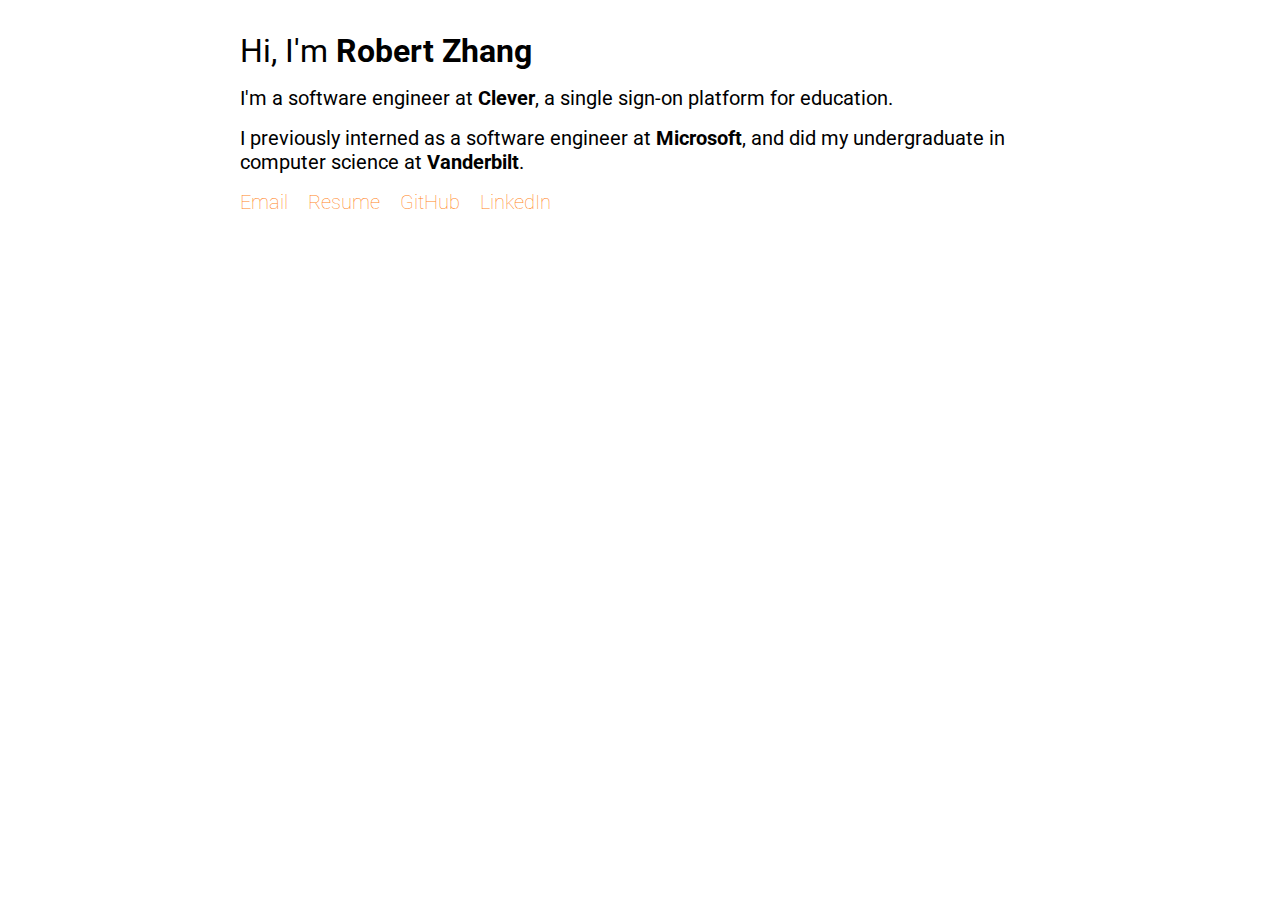
<file: index.html>
<!doctype html>
<html lang="en">

<head>
  <title>Robert Zhang</title>
  <meta name="viewport" content="width=device-width, initial-scale=1">
  <link rel="stylesheet" href="https://fonts.googleapis.com/css?family=Roboto:100,300">
  <link rel="stylesheet" href="styles/style.css">
</head>

<body>
  <div class="title">
    Hi, I'm <b>Robert Zhang</b>
  </div>
  <div class="subtitle">
    I'm a software engineer at <b>Clever</b>, a single sign-on platform for education.
  </div>
  <div class="subtitle">
    I previously interned as a software engineer at <b>Microsoft</b>, and did my undergraduate in computer science at
    <b>Vanderbilt</b>.
  </div>

  <a href="mailto:robertzhang96@gmail.com">Email</a>&emsp;
  <a href="docs/resume.pdf">Resume</a>&emsp;
  <a href="https://github.com/robertbzhang">GitHub</a>&emsp;
  <a href="https://www.linkedin.com/in/robertbzhang">LinkedIn</a>
</body>

</html>
</file>
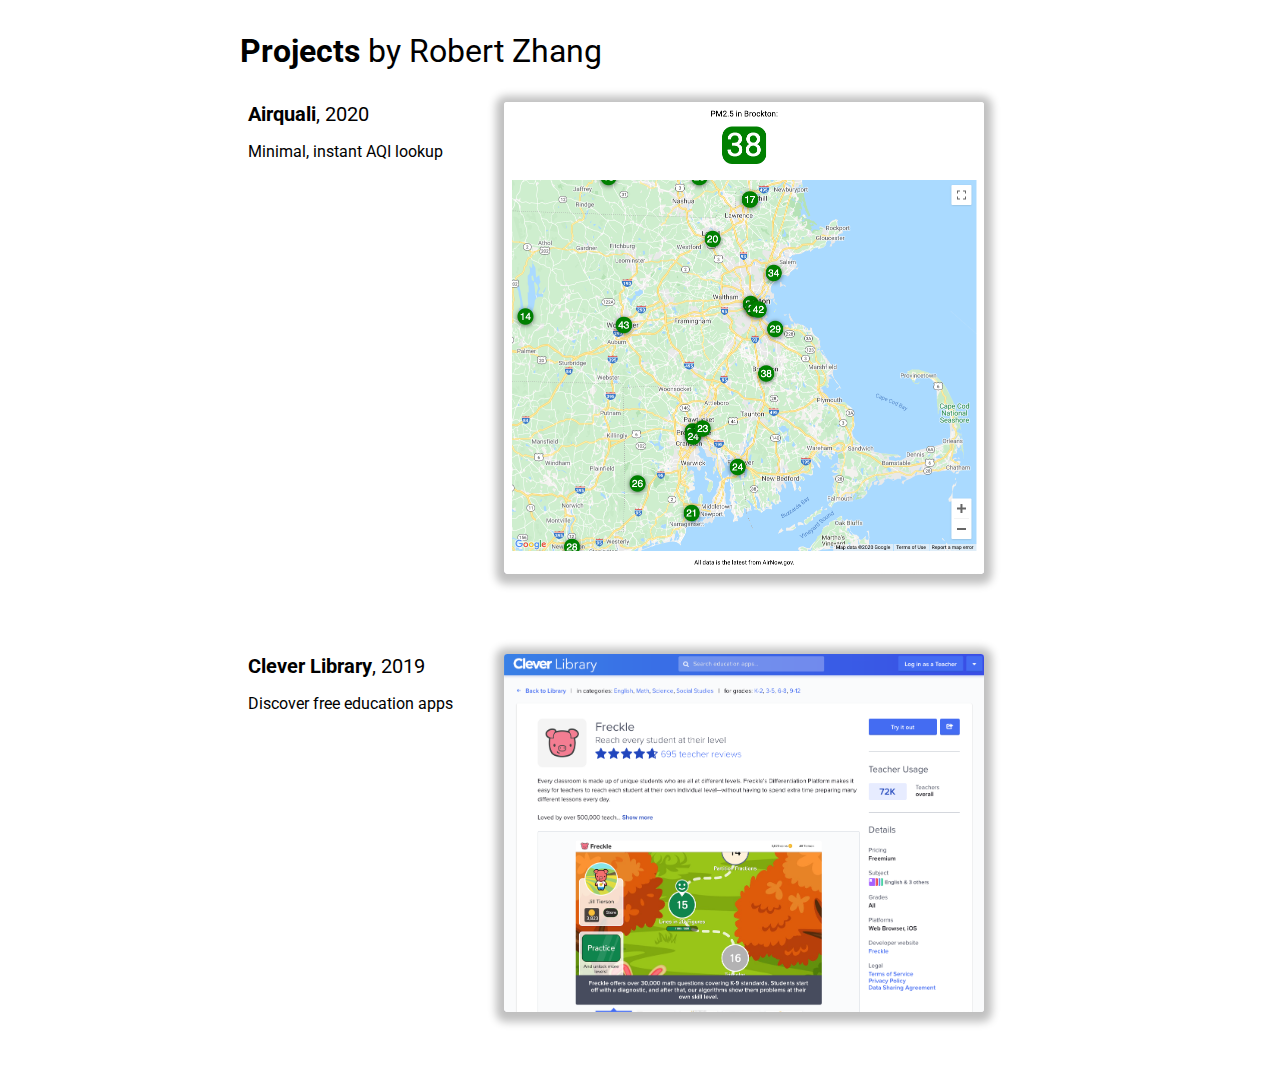
<file: portfolio.html>
<!doctype html>
<html lang="en">

<head>
  <title>Projects by Robert Zhang</title>
  <meta name="viewport" content="width=device-width, initial-scale=1">
  <link rel="stylesheet" href="https://fonts.googleapis.com/css?family=Roboto:100,300">
  <link rel="stylesheet" href="styles/portfolio.css">
  <link rel="icon" type="image/x-icon" href="img/favicon.ico">
</head>

<body>
  <div class="title">
    <b>Projects</b> by Robert Zhang
  </div>
  <a href="https://www.airquali.com" target="_blank">
    <div class="project">
      <div class="left-column">
        <div class="subtitle">
          <b>Airquali</b>, 2020
        </div>
        <p>Minimal, instant AQI lookup</p>
      </div>
      <img class="portfolio-img" src="img/airquali.png">
    </div>
  </a>

  <a href="https://www.clever.com/library" target="_blank">
    <div class="project">
      <div class="left-column">
        <div class="subtitle">
          <b>Clever Library</b>, 2019
        </div>
        <p>Discover free education apps</p>
      </div>
      <img class="portfolio-img" src="img/library.png">
    </div>
  </a>
</body>

</html>
</file>
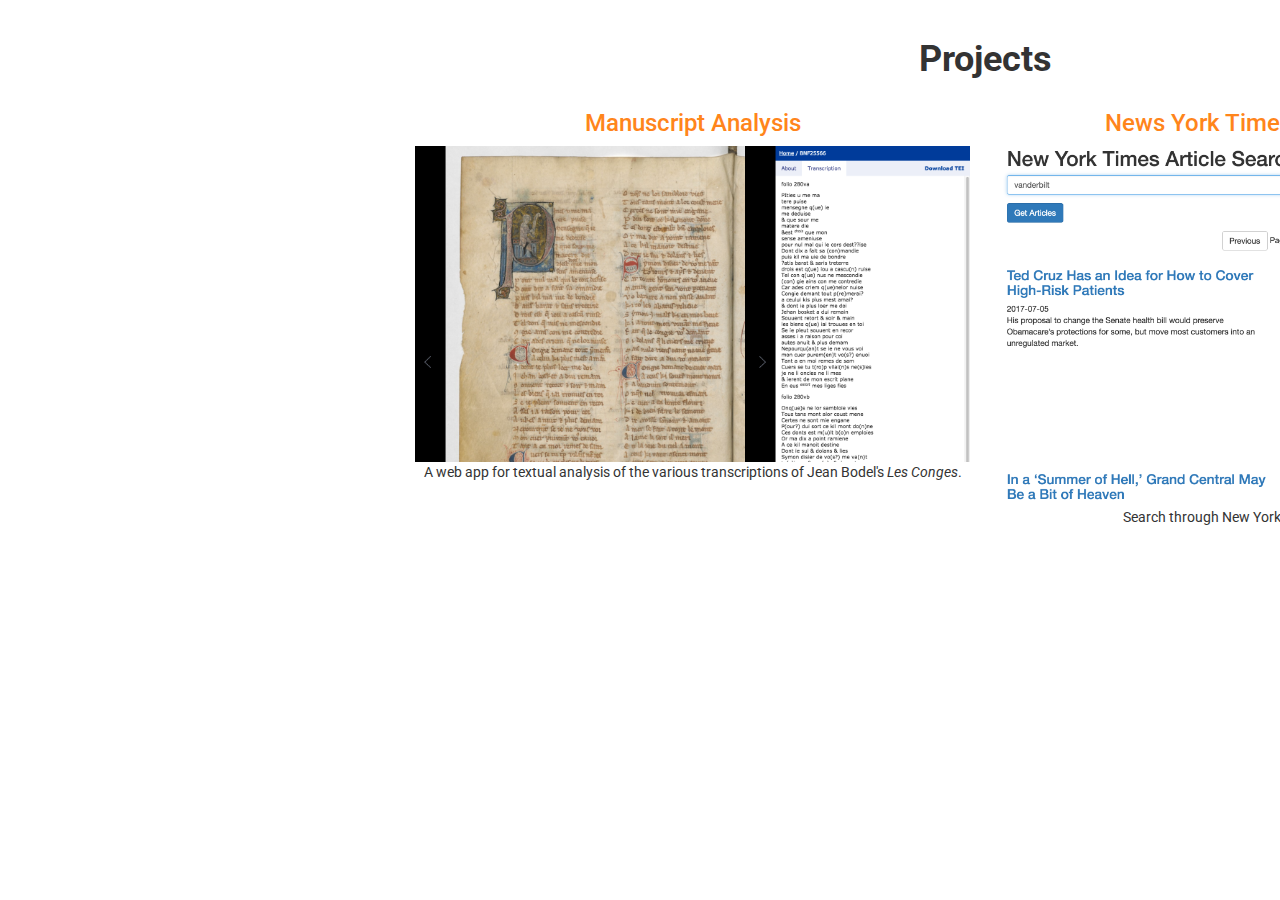
<file: projects.html>
<!doctype html>
<html lang="en">
  <head>
    <title>Projects</title>
    <meta name="viewport" content="width=device-width, initial-scale=1">
    <link rel="stylesheet" href="styles/bootstrap.min.css">
    <link rel="stylesheet" href="https://fonts.googleapis.com/css?family=Roboto">
    <link rel="stylesheet" href="styles/style.css">
  </head>
<body>
  <div class="container">
    <header class="text-center">
      <h1><b>Projects</b></h1>
    </header>

    <div class="row">

      <div class="col-md-6 text-center">
        <a href="https://bodelconges.vanderbilt.edu/arsenal_3142">
          <h3>Manuscript Analysis</h3>
          <img class="img-responsive" src="img/manuscript.png">
        </a>
        A web app for textual analysis of the various transcriptions of Jean Bodel's <i>Les Conges</i>.
      </div>

      <div class="col-md-6 text-center">
        <a href="https://robertbzhang.github.io/news-article/">
          <h3>News York Times Article Search</h3>
          <img class="img-responsive" src="img/article.png">
        </a>
        Search through New York Times published articles
      </div>

    </div>
  </div>
</body>
</html>
</file>
<file: styles/style.css>
body {
  font-family: 'Roboto', sans-serif;
  margin: 0 auto;
  margin-top: 2rem;
  max-width: 50rem;
  padding: 0 1rem;
}

.title {
  font-size: 2rem;
  margin-bottom: 1rem;
}

.subtitle {
  font-size: 1.25rem;
  margin-bottom: 1rem;
}

a {
  color: #FF851B;
  font-weight: 100;
  font-size: 1.25rem;
  text-decoration: none;
}

a:hover {
  text-decoration: underline;
  color: #ff1b95;
}
</file>
<file: styles/portfolio.css>
body {
  font-family: 'Roboto', sans-serif;
  margin: 0 auto;
  margin-top: 2rem;
  max-width: 50rem;
  padding: 0 1rem;
}

.title {
  font-size: 2rem;
  margin-bottom: 1rem;
}

.subtitle {
  font-size: 1.25rem;
  margin-bottom: 1rem;
}

.project {
  display: flex;
  flex-direction: row;
  flex-wrap: wrap;
  padding: 1rem 0.5rem;
  margin-bottom: 3rem;
  border-radius: 0.5rem;
  transition: background-color 0.1s;
}

.project:hover {
  background-color: #f8f8ff;
}

a {
  text-decoration: none;
  color: black;
}

.left-column {
  margin-right: 1rem;
  width: 15rem;
}

.portfolio-img {
  max-width: 30rem;
  box-shadow: 0rem 0.125rem 0.5rem 0.5rem silver;
  border-radius: 0.2rem;
}

@media only screen and (max-width: 800px) {
  .portfolio-img {
    max-width: 100%;
  }
}
</file>
